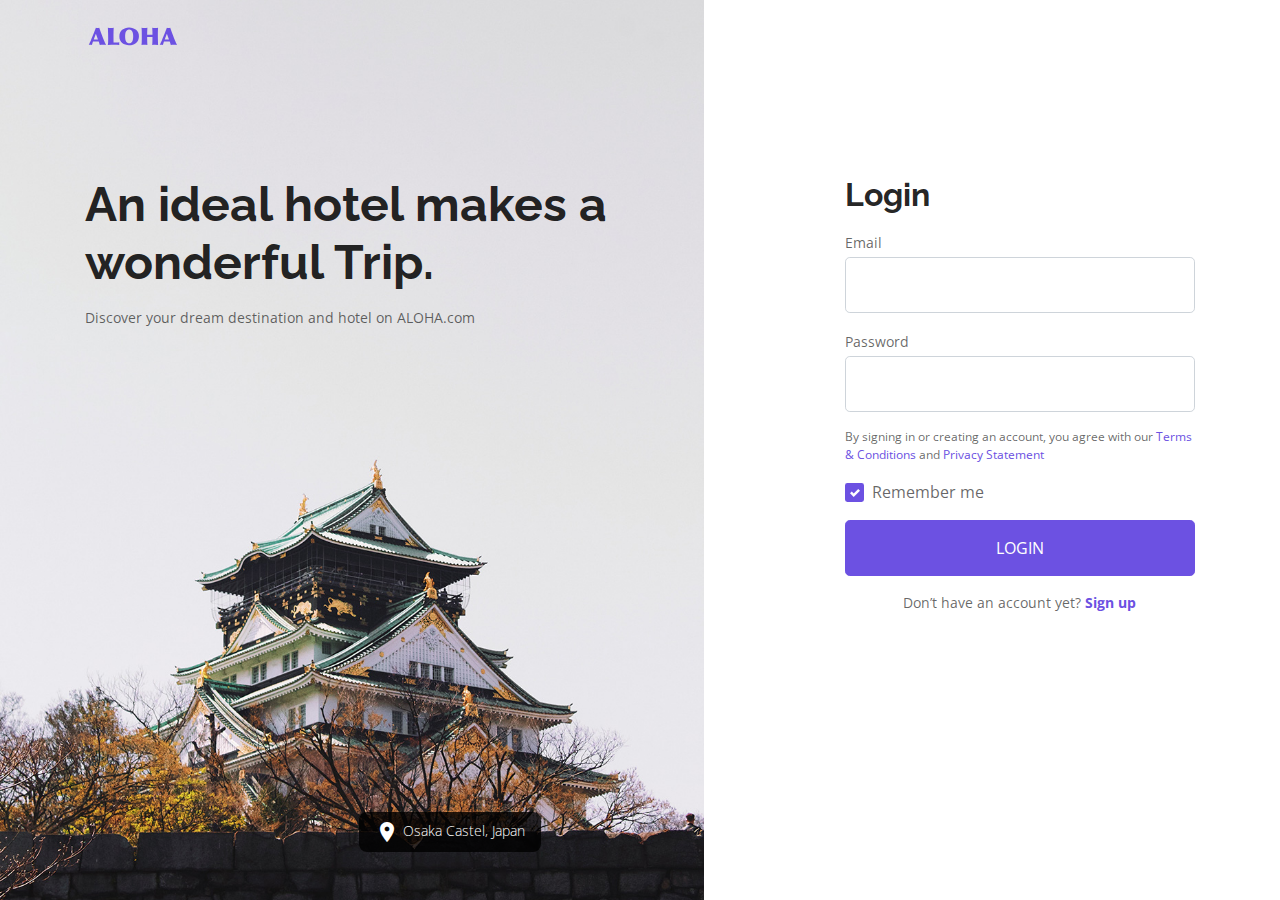
<file: login.html>
<!DOCTYPE html>
<html lang="en">

  <head>
    <meta charset="UTF-8">
    <meta name="viewport" content="width=device-width, initial-scale=1.0">
    <meta http-equiv="X-UA-Compatible" content="ie=edge">
    <title><%- title %></title>
    <link href="https://fonts.googleapis.com/icon?family=Material+Icons" rel="stylesheet">
    <link href="https://fonts.googleapis.com/css2?family=Raleway:wght@400;500;600;700&display=swap" rel="stylesheet">
    <link href="https://fonts.googleapis.com/css2?family=Open+Sans:wght@300;400;600;700&display=swap" rel="stylesheet">
    <link href="https://fonts.googleapis.com/css2?family=Open+Sans:wght@300&family=Roboto:wght@400;500&display=swap" rel="stylesheet">
    <!-- <link rel="stylesheet" href="https://unpkg.com/swiper/swiper-bundle.css">
    <link rel="stylesheet" href="https://unpkg.com/swiper/swiper-bundle.min.css">
    <link rel="stylesheet" type="text/css" href="https://cdn.jsdelivr.net/npm/daterangepicker/daterangepicker.css" /> -->
    <link rel="stylesheet" href="./assets/style/all.css">
  </head>

  <body>
    <div class="login">
      <div class="container h-100 d-flex flex-column">
        <!-- header -->
        <div class="login__header row">
          <header class="col-lg-8 py-4 d-flex">
            <a class="mr-auto" href="index.html"><img src="./assets/images/ic-logo-aloha.svg" alt=""></a>
            <button
              onClick="history.back()"
              type="button"
              class="login__header__close close text-dark d-md-none"
            >
              <span aria-hidden="true" class="material-icons text-dark">close</span>
            </button>
          </header>
        </div>
        <!-- form -->
        <div class="row mb-auto">
          <div class="col-md-12">
            <div class="row justify-content-md-center">
              <div class="col-md-6 col-lg-8 d-none d-lg-block">
                <h2 class="h2 font-title text-dark mb-3">An ideal hotel makes a wonderful Trip.</h2>
                <p class="font-m">Discover your dream destination and hotel on ALOHA.com</p>
              </div>
              <div class="col-md-6 col-lg-4">
                <h3 class="h3 font-title text-dark mb-3">Login</h3>
                <form action="member.html" class="mb-2">
                  <div class="form-group">
                    <label class="font-info mb-1" for="email">Email</label>
                    <input type="email" class="form-control form-control-lg" id="email">
                  </div>
                  <div class="form-group">
                    <label class="font-info mb-1" for="password">Password</label>
                    <input type="password" class="form-control form-control-lg" id="password">
                  </div>
                  <p class="font-s mb-3">
                    By signing in or creating an account, you agree with our 
                    <a href="">Terms & Conditions</a>
                    and 
                    <a href="">Privacy Statement</a>
                  </p>
                  <div class="form-group form-check custom-control custom-checkbox">
                    <input type="checkbox" class="form-check-input custom-control-input" id="loginCheck" checked>
                    <label class="form-check-label custom-control-label" for="loginCheck">Remember me</label>
                  </div>
                  <button  type="submit" class="btn btn-lg btn-primary btn-block mb-3">LOGIN</button>
                  <p class="font-m text-center">Don’t have an account yet? <a class="font-weight-bold" href="">Sign up</a></p>
                </form>
              </div>
            </div>
          </div>
        </div>
        <!-- location -->
        <div class="row mb-4 d-md-block d-none">
          <div class="col-lg-8 login__location mb-lg-4 d-flex justify-content-md-center">
            <div class="login__location__icon flex">
              <p class="text-white font-weight-light font-m d-flex align-items-cenetr py-2 px-3"> <span class="material-icons mr-1">location_on</span>Osaka Castel, Japan</p>
            </div>
          </div>
        </div>
      </div>
      <!-- bachground -->
      <div
        class="login__background container-fluid position-absolute z-index--1 no-gutters d-md-block d-none"
        style="top: 0; left: 0;"
      >
        <div class="row no-gutters">
          <div class="col-lg-8 no-gutters">
            <div
              class="login__background__img bg-cover bg-cover--center"
              style="background-image: url(./assets/images/login.jpg); height: 100vh;"
              >
            </div>
          </div>
        </div>
      </div>
    </div>

    <script src="./assets/js/vendors.js"></script>
    <!-- <script src="https://unpkg.com/swiper/swiper-bundle.js"></script>
    <script src="https://unpkg.com/swiper/swiper-bundle.min.js"></script> -->
    <!-- Datetimepicker -->
    <!-- <script type="text/javascript" src="https://cdn.jsdelivr.net/momentjs/latest/moment.min.js"></script>
    <script type="text/javascript" src="https://cdn.jsdelivr.net/npm/daterangepicker/daterangepicker.min.js"></script> -->
    <!-- <script src="./assets/js/all.js"></script> -->
  </body>

</html>
</file>
